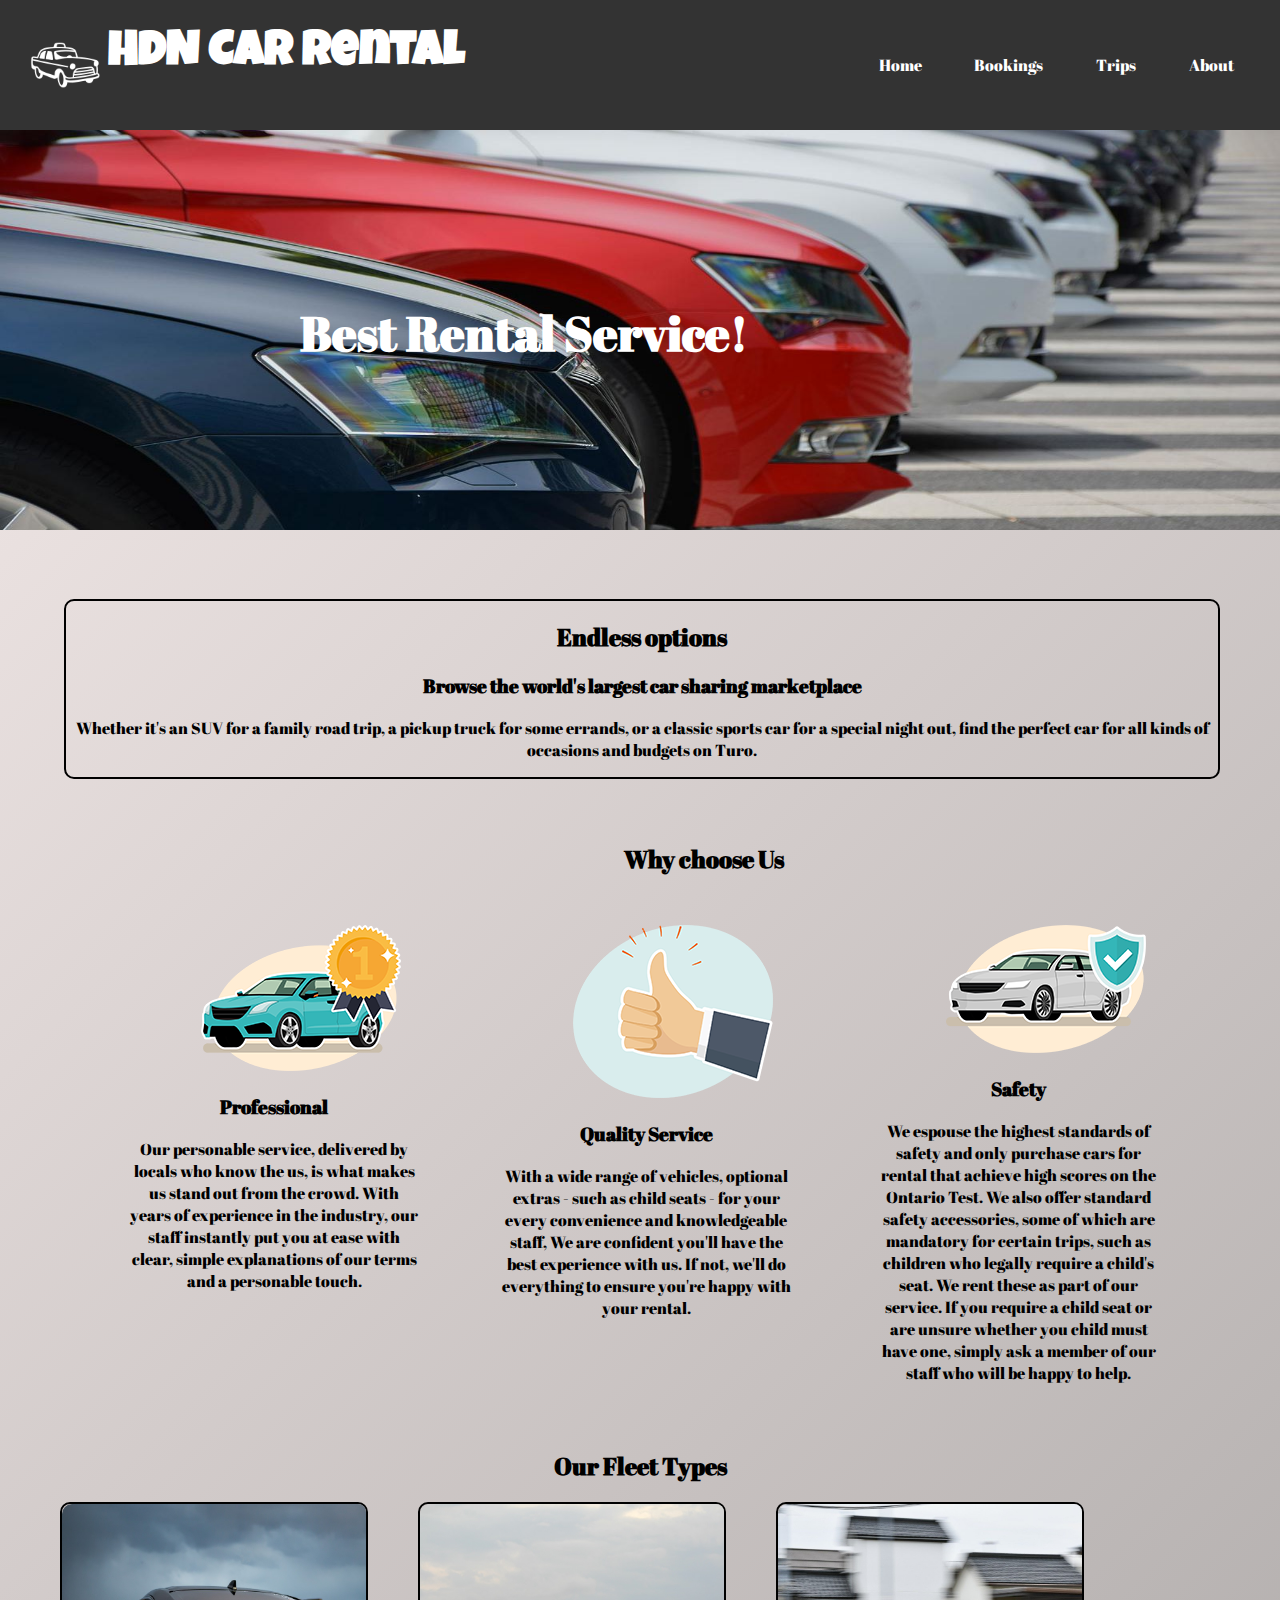
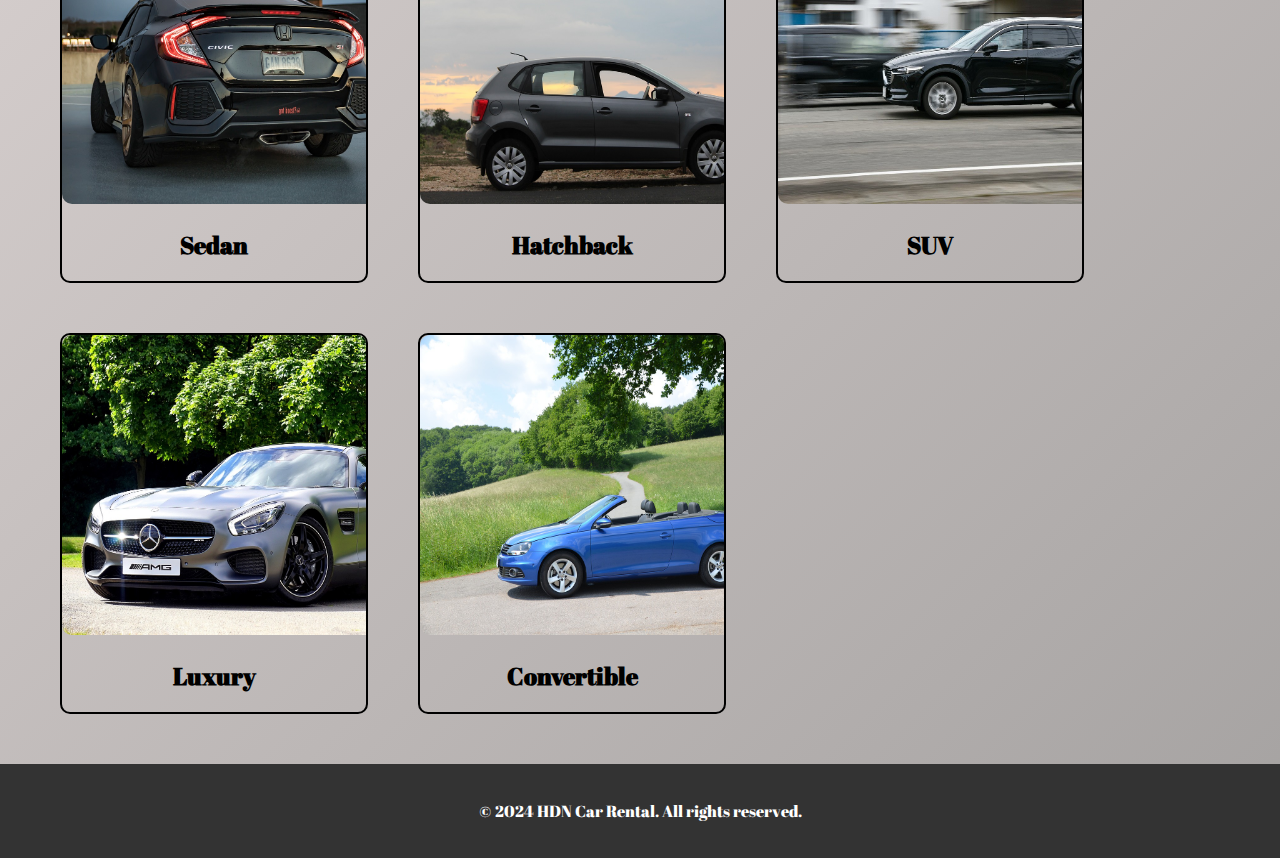
<file: index.html>
<!DOCTYPE html>
<html lang="en">

<head>
    <meta charset="UTF-8">
    <meta name="viewport" content="width=device-width, initial-scale=1.0">
    <title>Car Rental - Bookings</title>
    <link rel="stylesheet" href="./css/global.css">
    <link rel="stylesheet" href="./css/booking.css">
    <link rel="icon" type="image/icon" href="./images/flaticon.png">
</head>

<body>
    <header>
        <div class="header-div">
            <img src="./images/logo.png" class="logo" alt="car_logo">
            <h1>HDN Car Rental</h1>
        </div>
        <nav>
            <ul>
                <li><a href="index.html">Home</a></li>
                <li><a href="bookings.html">Bookings</a></li>
                <li><a href="trips.html">Trips</a></li>
                <li><a href="about.html">About</a></li>
            </ul>
        </nav>
    </header>

    <main>

        <div class="hero">
            <img src="./images/home_banner.jpg" alt="hero_image">
            <h1 id="indexBanner">Best Rental Service!</h1>
        </div>

        <div class="options">
            <h2>Endless options</h2>

            <h3>Browse the world's largest car sharing marketplace</h3>

            <p>Whether it's an SUV for a family road trip, a pickup truck for some errands, or a classic sports car for
                a special night out, find the perfect car for all kinds of occasions and budgets on Turo.</p>
        </div>

        <div class="whyUs">
            <h2>Why choose Us</h2>
            <div class="reasons">
                
                <div class="reasons-card">
                    <img src="./images/reason1.png" alt="">
                    <h3>Professional</h3>
                    <p>Our personable service, delivered by locals who know the us, is what makes us stand out
                        from the crowd. With years of experience in the industry, our staff instantly put you at ease with
                        clear, simple explanations of our terms and a personable touch.</p>
                </div>
                <div class="reasons-card">
                    <img src="./images/reason2.png" alt="">
                    <h3>Quality Service</h3>
                    <p>With a wide range of vehicles, optional extras - such as child seats - for your every convenience and
                        knowledgeable staff, We are confident you'll have the best experience with us. If
                        not, we'll do everything to ensure you're happy with your rental.</p>
                </div>
                <div class="reasons-card">
                    <img src="./images/reason3.png" alt="">
                    <h3>Safety</h3>
                    <p>We espouse the highest standards of safety and only purchase cars for rental
                        that achieve high scores on the Ontario Test. We also offer standard safety accessories, some of
                        which are mandatory for certain trips, such as children who legally require a child's seat. We rent
                        these as part of our service. If you require a child seat or are unsure whether you child must have
                        one, simply ask a member of our staff who will be happy to help.</p>
                </div>
            </div>
        </div>
        

        <h2>Our Fleet Types</h2>
        <div class="card-container">

            <div class="card">
                <img src="./images/sedan1.jpg" alt="Car_image_1">
                <img src="./images/sedan2.jpg" alt="Car_image_1">
                <h2>Sedan</h2>
            </div>
            <div class="card">
                <img src="./images/hatchback1.jpg" alt="Car_image_2">
                <img src="./images/hatchback2.jpg" alt="Car_image_2">
                <h2>Hatchback</h2>
            </div>
            <div class="card">
                <img src="./images/suv1.jpg" alt="Car_image_3">
                <img src="./images/suv2.jpg" alt="Car_image_3">
                <h2>SUV</h2>
            </div>
            <div class="card">
                <img src="./images/luxury1.jpg" alt="Car_image_4">
                <img src="./images/luxury2.jpg" alt="Car_image_4">
                <h2>Luxury</h2>
            </div>
            <div class="card">
                <img src="./images/convertible1.jpg" alt="Car_image_5">
                <img src="./images/convertible2.jpg" alt="Car_image_5">
                <h2>Convertible</h2>
            </div>
        </div>
        </div>

    </main>

    <footer>
        <p>&copy; 2024 HDN Car Rental. All rights reserved.</p>
    </footer>
</body>

</html>
</file>
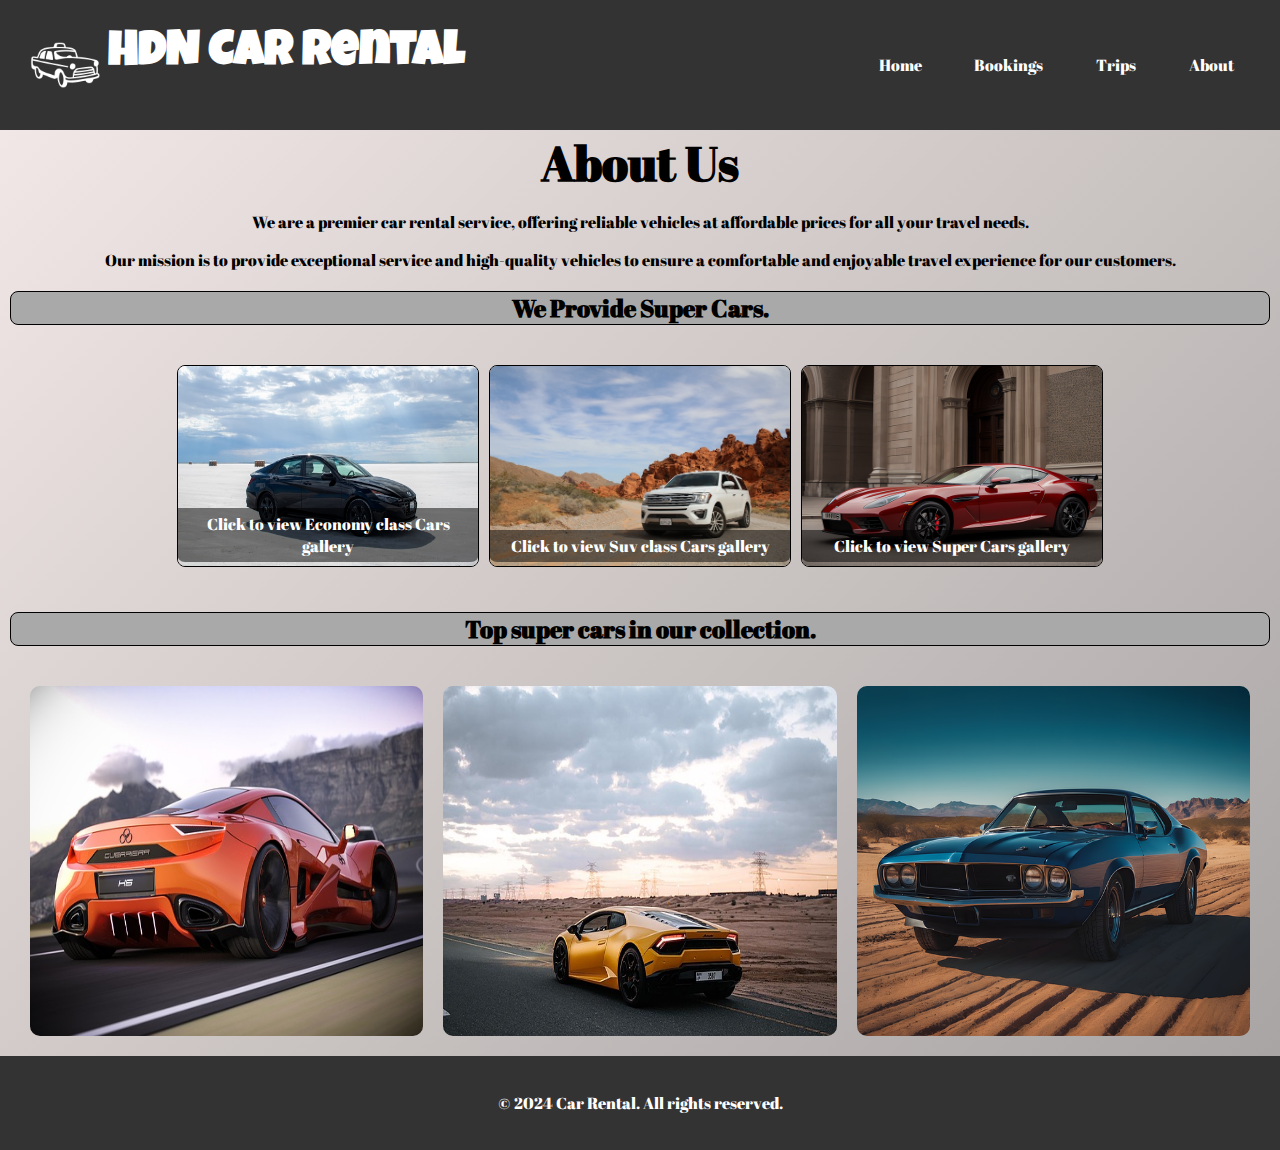
<file: about.html>
<!DOCTYPE html>
<html lang="en">
<head>
    <meta charset="UTF-8">
    <meta name="viewport" content="width=device-width, initial-scale=1.0">
    <title>Car Rental - About Us</title>
    <link rel="stylesheet" href="./css/global.css">
    <link rel="stylesheet" href="./css/about.css">
    <link rel="icon" type="image/icon" href="./images/flaticon.png">
</head>
<body>
    <header>
        <div class="header-div">
            <img class="logo" src="./images/logo.png" alt="car_logo">
            <h1>HDN Car Rental</h1>
        </div>
        <nav>
            <ul>
                <li><a href="index.html">Home</a></li>
                <li><a href="bookings.html">Bookings</a></li>
                <li><a href="trips.html">Trips</a></li>
                <li><a href="about.html">About</a></li>
            </ul>
        </nav>
    </header>

    <main>
        <section class="about">
            <h1>About Us</h1>
            <p>We are a premier car rental service, offering reliable vehicles at affordable prices for all your travel needs.</p>
            <p>Our mission is to provide exceptional service and high-quality vehicles to ensure a comfortable and enjoyable travel experience for our customers.</p>
        </section>

        <h2>We Provide Super Cars.</h2>
        
        <section class="thumbnail-gallery">
            <div class="thumbnail-item">
                <a href="#img1">
                    <img src="./images/elantrathumbnail.jpg" alt="Elantra Car" class="thumbnail-photo">
                    <div class="thumbnail-text">Click to view Economy class Cars gallery</div>
                </a>
            </div>

            <div class="thumbnail-item">
                <a href="#img2">
                    <img src="./images/suvthumbnail.jpg" alt="Ford Car" class="thumbnail-photo">
                    <div class="thumbnail-text">Click to view  Suv class Cars gallery</div>
                </a>
            </div>

            <div class="thumbnail-item">
                <a href="#img3">
                    <img src="./images/carsmall.png" alt="" class="thumbnail-photo">
                    <div class="thumbnail-text">Click to view  Super Cars gallery</div>
                </a>
            </div>
        </section>

        <!-- Hidden Image Economy class car Gallery (Initially Hidden) -->
        <section class="hidden-gallery" id="img1">
            <div class="lightbox-content">
                <img src="./images/hondacar.jpg" alt="Honda Civic Car">
                <div class="gallery-text">Honda Civic. <br>This is the top fasting renting car in our company.</div>
            </div>
            <div class="lightbox-content">
                <img src="./images/chevycar.jpg" alt="Chey Car">
                <div class="gallery-text">Chevrolet Malibu.<br> This is the 2nd highest booked car in our website.</div>
            </div>
            <div class="lightbox-content">
                <img src="./images/nissancar.jpg" alt="Nissan Car">
                <div class="gallery-text">Nissan Sunny. <br> This is top reliable car in our company.</div>
            </div>
            <div class="lightbox-content">
                <img src="./images/elantralarge.jpg" alt="Elantra Car">
                <div class="gallery-text">Hyundai Elantra.<br> This is also a top fasting renting car in our company.</div>
            </div>
            <a href="#" class="close-lightbox">&times; Close Gallery</a>
        </section>

        <section class="hidden-gallery" id="img2">
            <div class="lightbox-content">
                <img src="./images/kialarge.jpg" alt="Kia Car">
                <div class="gallery-text">Kia Seltos. <br>This is Affordable XUV car.</div>
            </div>
            <div class="lightbox-content">
                <img src="./images/fordlarge.jpg" alt="Ford Car">
                <div class="gallery-text">Ford Explorer. <br>This is Affordable XUV car.</div>
            </div>
            <div class="lightbox-content">
                <img src="./images/suvoriginal.jpg" alt="hyundai Car">
                <div class="gallery-text">Hyundai Creta. <br>This is Affordable XUV car.</div>
            </div>
            <div class="lightbox-content">
                <img src="./images/rangerovercar.jpg" alt="Range Rover Car">
                <div class="gallery-text">Range Rover. <br>This is premimum comfort XUV car.</div>
            </div>
            <a href="#" class="close-lightbox">&times; Close Gallery</a>
        </section>
        
        <section class="hidden-gallery" id="img3">
            <div class="lightbox-content">
                <img src="./images/carlarge.png" alt="Red Car">
                <div class="gallery-text">Super Car. <br>This is Premimum Super Car.</div>
            </div>
            <div class="lightbox-content">
                <img src="./images/ferraricar.jpg" alt="Blue Ferrari Car">
                <div class="gallery-text">Ferrari. <br>This is Premimum Super Car.</div>
            </div>
            <div class="lightbox-content">
                <img src="./images/dodgecar.jpg" alt="Dodge Car">
                <div class="gallery-text">Dodge Car.<br>This is Premimum Super Car.</div>
            </div>
            <div class="lightbox-content">
                <img src="./images/mustangcar.jpg" alt="Ford Mustang Car">
                <div class="gallery-text">Mustang. <br>This is Premimum Super Car.</div>
            </div>
            <a href="#" class="close-lightbox">&times; Close Gallery</a>
        </section>

        <h2>Top super cars in our collection.</h2>
        <section class="hover-text-gallery">
            <div class="hover-text-item">
                <img src="./images/orangecar.jpg" alt="Audi Car">
                <div class="hover-text">Audi</div>
            </div>
            <div class="hover-text-item">
                <img src="./images/yellowcar.jpg" alt="Lamborghini Car">
                <div class="hover-text">Lamborghini</div>
            </div>
            <div class="hover-text-item">
                <img src="./images/bluecar.png" alt="Convertible Sports">
                <div class="hover-text">Convertible Sports</div>
            </div>
        </section>

    </main>

    <footer>
        <p>&copy; 2024 Car Rental. All rights reserved.</p>
    </footer>
</body>
</html>
</file>
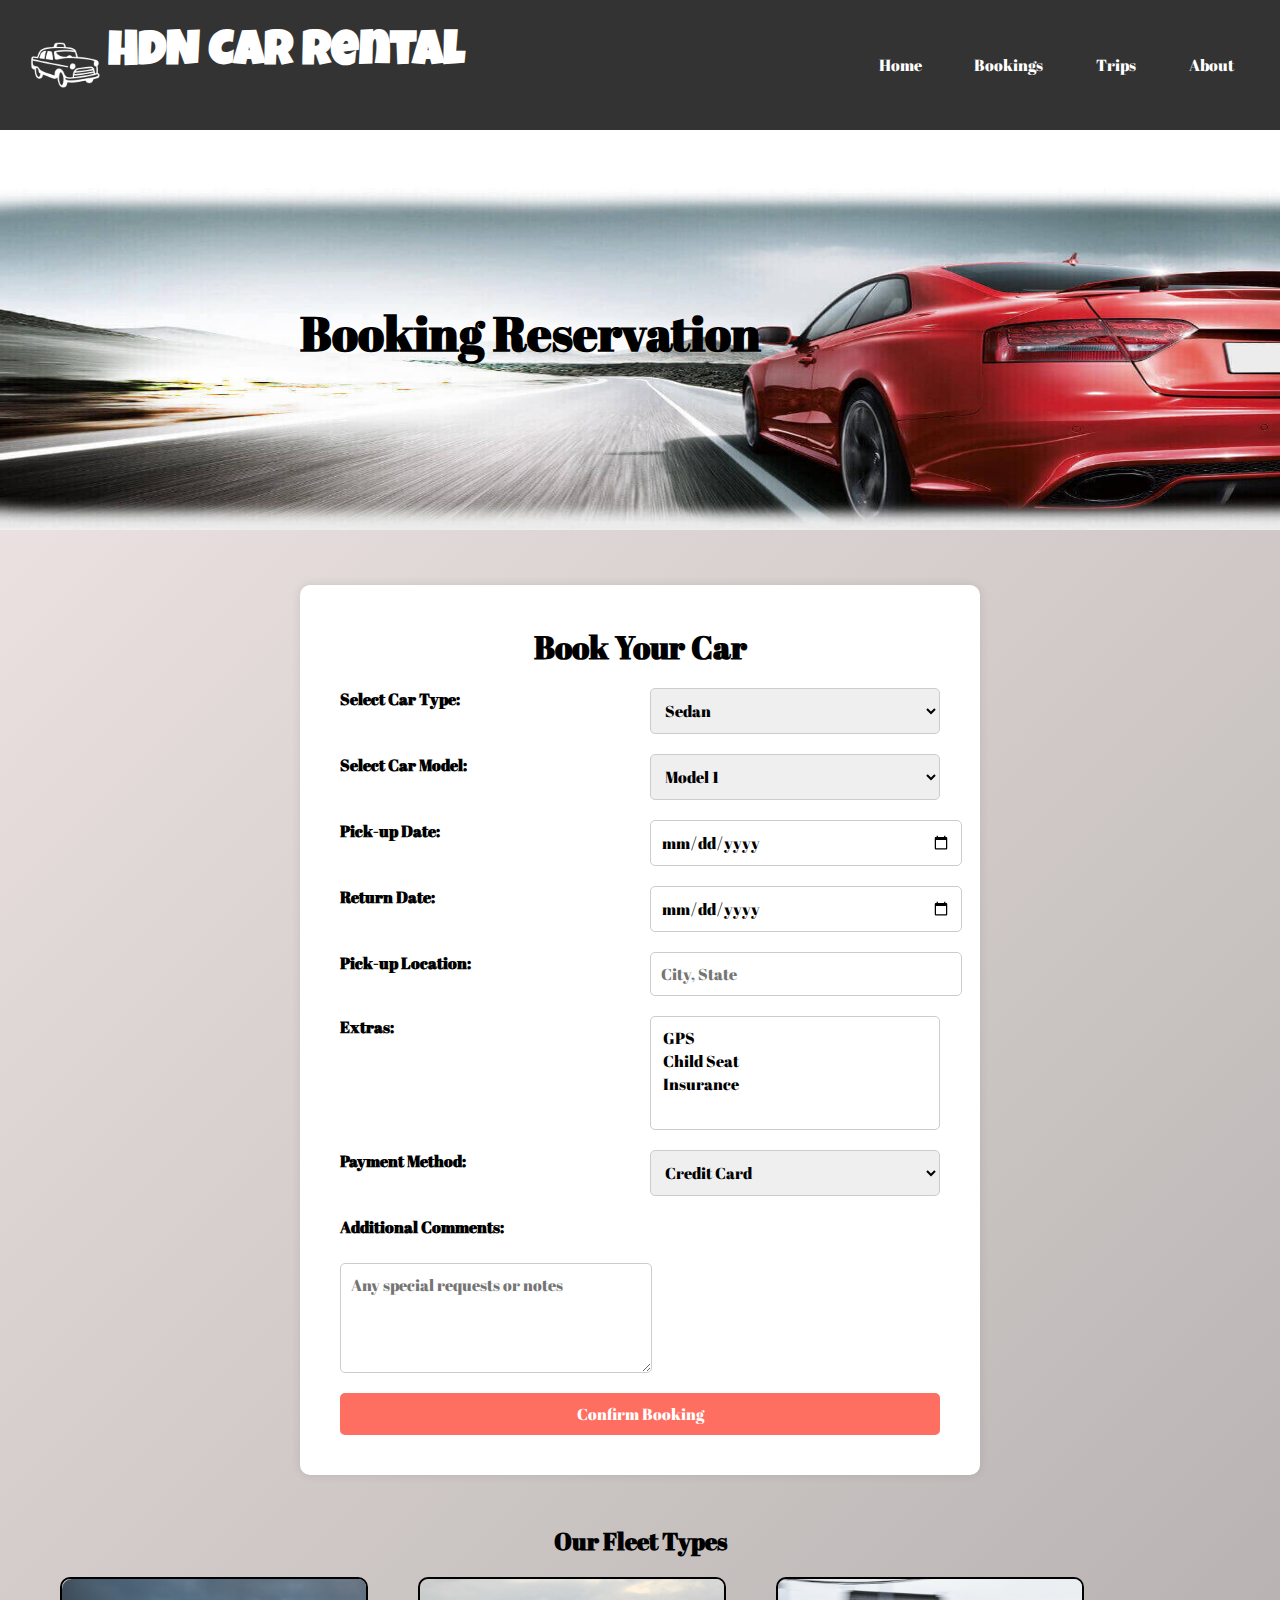
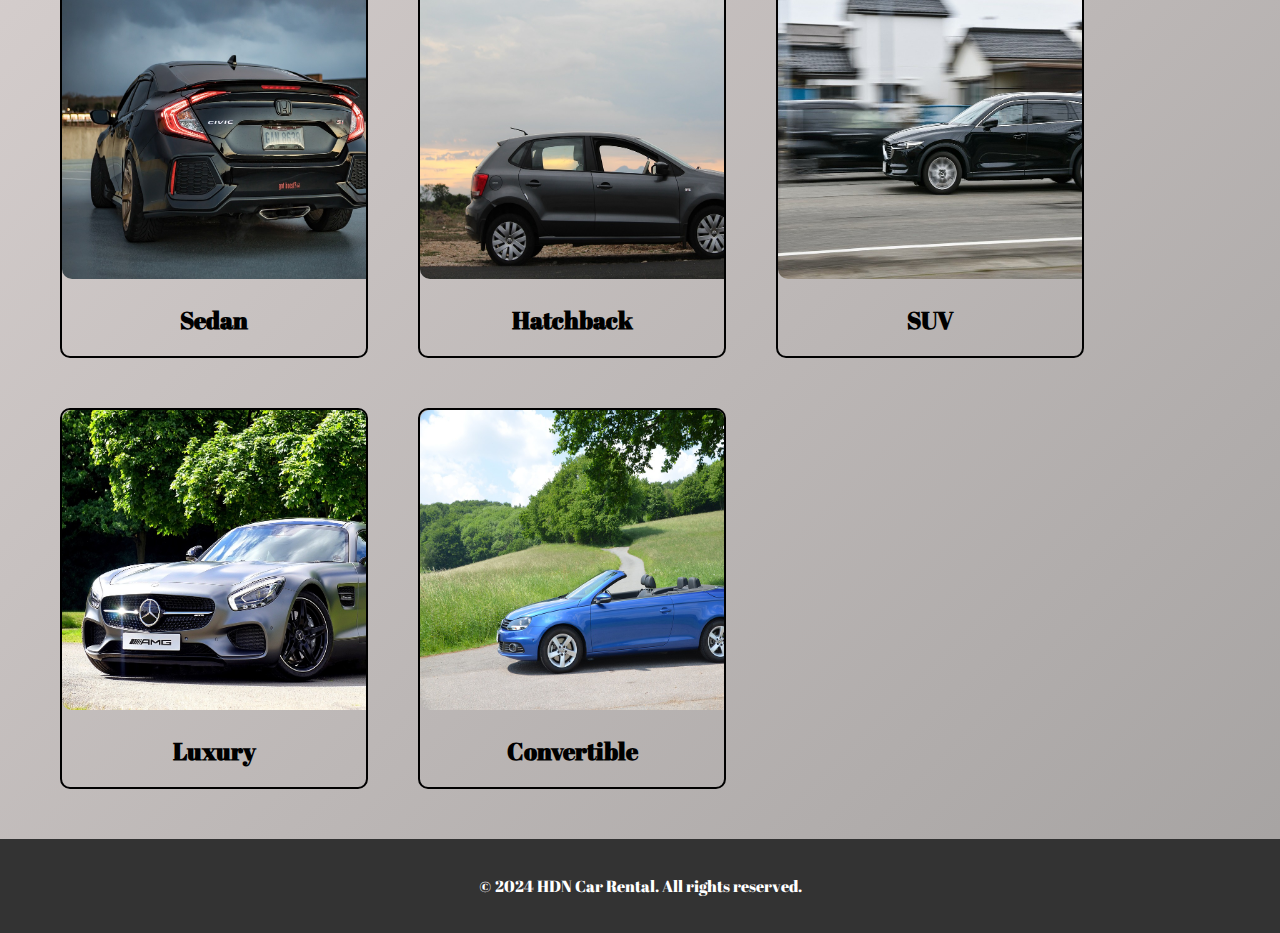
<file: bookings.html>
<!DOCTYPE html>
<html lang="en">
<head>
    <meta charset="UTF-8">
    <meta name="viewport" content="width=device-width, initial-scale=1.0">
    <title>Car Rental - Bookings</title>
    <link rel="stylesheet" href="./css/global.css">
    <link rel="stylesheet" href="./css/booking.css">
    <link rel="icon" type="image/icon" href="./images/flaticon.png">
</head>
<body>
    <header>
        <div class="header-div">
            <img src="./images/logo.png" class="logo" alt="car_logo">
            <h1>HDN Car Rental</h1>
        </div>
        <nav>
            <ul>
                <li><a href="index.html">Home</a></li>
                <li><a href="bookings.html">Bookings</a></li>
                <li><a href="trips.html">Trips</a></li>
                <li><a href="about.html">About</a></li>
            </ul>
        </nav>
    </header>

    <main>

        <div class="hero">
            <img src="./images/booking_hero.jpg" alt="hero_image">
            <h1>Booking Reservation</h1>
        </div>

        <section class="booking-form">
            <h1>Book Your Car</h1>
            <form action="bookings.html" method="POST">
                <label for="car-type">Select Car Type:</label>
                <select id="car-type" name="car-type">
                    <option value="sedan">Sedan</option>
                    <option value="suv">SUV</option>
                    <option value="hatchback">Hatchback</option>
                    <option value="convertible">Convertible</option>
                    <option value="luxury">Luxury</option>
                </select>

                <label for="car-model">Select Car Model:</label>
                <select id="car-model" name="car-model">
                    <option value="model1">Model 1</option>
                    <option value="model2">Model 2</option>
                    <option value="model3">Model 3</option>
                </select>

                <label for="pickup-date">Pick-up Date:</label>
                <input type="date" id="pickup-date" name="pickup-date" required>

                <label for="return-date">Return Date:</label>
                <input type="date" id="return-date" name="return-date" required>

                <label for="location">Pick-up Location:</label>
                <input type="text" id="location" name="location" placeholder="City, State" required>

                <label for="extras">Extras:</label>
                <select id="extras" name="extras" multiple>
                    <option value="gps">GPS</option>
                    <option value="child-seat">Child Seat</option>
                    <option value="insurance">Insurance</option>
                </select>

                <label for="payment-method">Payment Method:</label>
                <select id="payment-method" name="payment-method">
                    <option value="credit-card">Credit Card</option>
                    <option value="debit-card">Debit Card</option>
                    <option value="paypal">PayPal</option>
                </select>

                <label for="comments" class="full-width">Additional Comments:</label>
                <textarea id="comments" name="comments" rows="4" placeholder="Any special requests or notes"></textarea>

                <button type="submit" class="full-width">Confirm Booking</button>
            </form>
        </section>

        <h2>Our Fleet Types</h2>
        <div class="card-container">
            
            <div class="card">
                <img src="./images/sedan1.jpg" alt="Car_image_1">
                <img src="./images/sedan2.jpg" alt="Car_image_1">
                <h2>Sedan</h2>
            </div>
            <div class="card">
                <img src="./images/hatchback1.jpg" alt="Car_image_2">
                <img src="./images/hatchback2.jpg" alt="Car_image_2">
                <h2>Hatchback</h2>
            </div>
            <div class="card">
                <img src="./images/suv1.jpg" alt="Car_image_3">
                <img src="./images/suv2.jpg" alt="Car_image_3">
                <h2>SUV</h2>
            </div>
            <div class="card">
                <img src="./images/luxury1.jpg" alt="Car_image_4">
                <img src="./images/luxury2.jpg" alt="Car_image_4">
                <h2>Luxury</h2>
            </div>
            <div class="card">
                <img src="./images/convertible1.jpg" alt="Car_image_5">
                <img src="./images/convertible2.jpg" alt="Car_image_5">
                <h2>Convertible</h2>
            </div>
            </div>
        </div>

    </main>

    <footer>
        <p>&copy; 2024 HDN Car Rental. All rights reserved.</p>
    </footer>
</body>
</html>
</file>
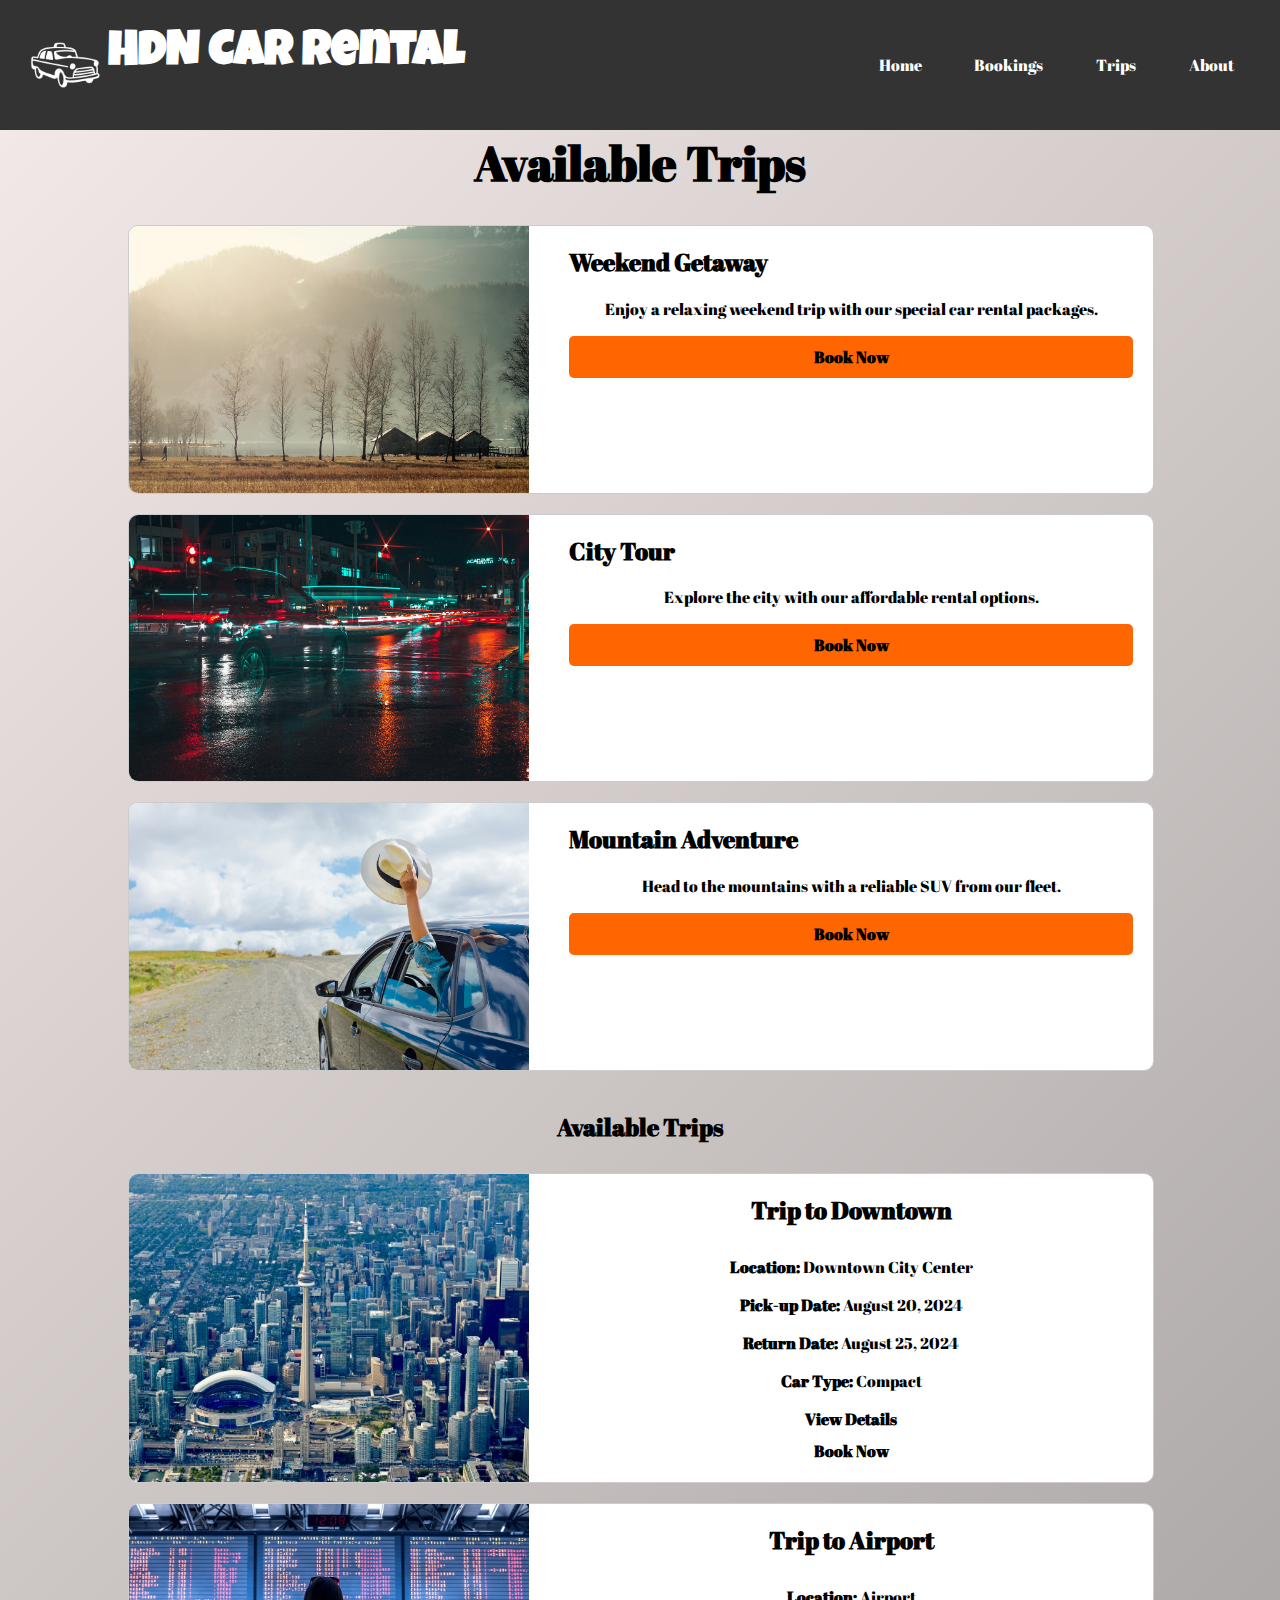
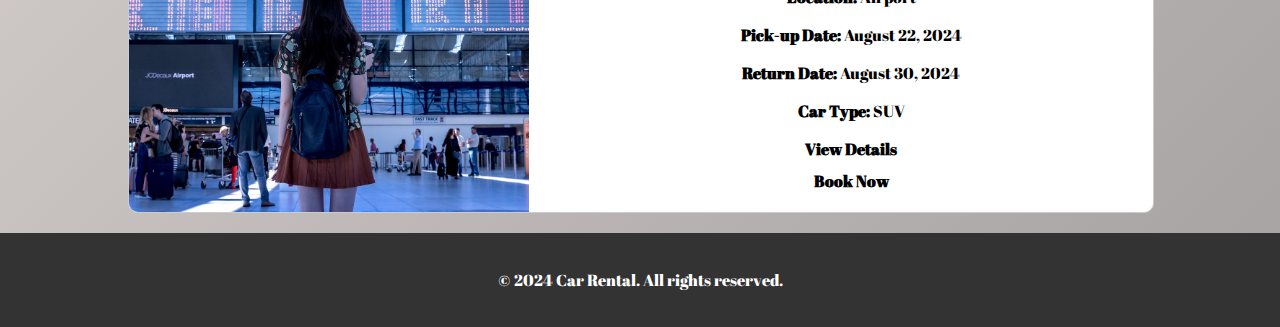
<file: trips.html>
<!DOCTYPE html>
<html lang="en">
<head>
    <meta charset="UTF-8">
    <meta name="viewport" content="width=device-width, initial-scale=1.0">
    <title>Car Rental - Trips</title>
    <link rel="stylesheet" href="./css/global.css">
    <link rel="stylesheet" href="./css/trip.css">
    <link rel="icon" type="image/icon" href="./images/flaticon.png">
</head>
<body>
    <header>
        <div class="header-div">
            <img class="logo" src="./images/logo.png" alt="logo">
            <h1>HDN Car Rental</h1>
        </div>
        <nav>
            <ul>
                <li><a href="index.html">Home</a></li>
                <li><a href="bookings.html">Bookings</a></li>
                <li><a href="trips.html">Trips</a></li>
                <li><a href="about.html">About</a></li>
            </ul>
        </nav>
    </header>

    <main>
        <section class="trips">
            <h1>Available Trips</h1>
            <article class="trip-item">
                <img src="./images/weekend.jpg" alt="Weekend Getaway">
                <div class="trip-details">
                    <h2>Weekend Getaway</h2>
                    <p>Enjoy a relaxing weekend trip with our special car rental packages.</p>
                    <a href="bookings.html" class="booking-button">Book Now</a>
                </div>
            </article>
            <article class="trip-item">
                <img src="./images/city.jpg" alt="City Tour">
                <div class="trip-details">
                    <h2>City Tour</h2>
                    <p>Explore the city with our affordable rental options.</p>
                    <a href="bookings.html" class="booking-button">Book Now</a>
                </div>
            </article>
            <article class="trip-item">
                <img src="./images/mountain.jpg" alt="Mountain Adventure">
                <div class="trip-details">
                    <h2>Mountain Adventure</h2>
                    <p>Head to the mountains with a reliable SUV from our fleet.</p>
                    <a href="bookings.html" class="booking-button">Book Now</a>
                </div>
            </article>
        </section>
        
        <section class="trip-list">
            <h2>Available Trips</h2>
            <div class="trip-item">
                <img src="./images/downtown.jpg" alt="Trip to Downtown">
                <div class="trip-details">
                    <h2>Trip to Downtown</h2>
                    <p><strong>Location:</strong> Downtown City Center</p>
                    <p><strong>Pick-up Date:</strong> August 20, 2024</p>
                    <p><strong>Return Date:</strong> August 25, 2024</p>
                    <p><strong>Car Type:</strong> Compact</p>
                    <a href="#">View Details</a>
                    <a href="bookings.html">Book Now</a>
                </div>
            </div>
            <div class="trip-item">
                <img src="./images/airport.jpg" alt="Trip to Airport">
                <div class="trip-details">
                    <h2>Trip to Airport</h2>
                    <p><strong>Location:</strong> Airport</p>
                    <p><strong>Pick-up Date:</strong> August 22, 2024</p>
                    <p><strong>Return Date:</strong> August 30, 2024</p>
                    <p><strong>Car Type:</strong> SUV</p>
                    <a href="#">View Details</a>
                    <a href="bookings.html">Book Now</a>
                </div>
            </div>
            <!-- Add more trip items here -->
        </section>
    </main>

    <footer>
        <p>&copy; 2024 Car Rental. All rights reserved.</p>
    </footer>
</body>
</html>
</file>
<file: css/global.css>
@import url('https://fonts.googleapis.com/css2?family=Lobster&family=Luckiest+Guy&display=swap');
@import url('https://fonts.googleapis.com/css2?family=Abril+Fatface&family=Lobster&family=Luckiest+Guy&display=swap'); 

*{
    font-family:  "Abril Fatface", Arial, sans-serif;
}

body{
    margin: 0;
    padding: 0;
    background: linear-gradient(135deg, #f5ebea, #a5a2a1);
}

header {
    background-color: #333;
    color: white;
    padding: 30px;
    display: flex;
    justify-content: space-between;
    align-items: center;
    top: 0;
    z-index: 1000;
}

.header-div {
    display: flex;
    width: 100%;
    position: relative;
}

.header-div h1{
    font-family: "Luckiest Guy";
}

.logo {
    width: 70px;
    height: 70px;
    margin-right: 1%;
}

h1 {
    font-size: 3rem;
    text-align: center;
    margin: 0;
    
}

nav ul {
    list-style: none;
    display: flex;
    gap: 1.3rem;
    margin: 0;
    
}

nav a {
    color: white;
    text-decoration: none;
    padding: 0.5rem 1rem;
    border-radius: 5px;
}

/* Hover and Active Effects */
nav a:hover {
    background-color: #555;
    font-size: larger;
}

nav a.active {
    background-color: #ff6f61;
}

/* index.html */

#indexBanner{
    color: #fff;
}

.options{
    width: 90%;
    border: 2px solid black;
    border-radius: 10px;
    margin-left: 5%;
    margin-top: 5%;
}

.options h3, p{
    text-align: center;
}

.whyUs{
    margin-left: 10%;
    margin-bottom: 50px;
    margin-top: 5%;
}

.whyUs h2{
    text-align: center;
}

.reasons{
    width: 90%;
    display: grid;
    grid-template-columns: 1fr 1fr 1fr;
    margin-top: 50px;
    grid-gap: 80px;    
}

.reasons-card{
    position: relative;
    overflow: hidden;
}

.reasons-card img{
    margin-left: 25%;
}

.reasons-card h3, p{
    text-align: center;
}

/* Footer */
footer {
    background-color: #333;
    color: white;
    text-align: center;
    padding: 20px;
    position: relative;
    bottom: 0;
  
}
/* Mobile and Tablet View */
@media (max-width: 768px) {
    body{
        width: 100%;
    }

    header {
        flex-direction: column;
        align-items: center;
        padding: 10px;
    }

    .header-div {
        flex-direction: column;
        align-items: center;
        width: 100%;
    }

    .logo {
        width: 60px;
        height: 60px;
        margin-bottom: 10px;
    }

    h1 {
        font-size: 2.5rem;
        margin: 10px 0;
        text-align: center;
    }

    nav {
        width: 100%;
        margin-top: 10px;
    }

    nav ul {
        flex-direction: row;
        margin-left: 150px;
        margin-top: 10px;
        margin-bottom: 10px;
        width: 100%;    
    }

    nav a {
        padding: 0.5rem 1rem;
        font-size: 1rem;
        width: 100%;
        text-align: center;
    }

    .reasons{
        display: block;
    }
}

/* Mobile View */
@media (max-width: 480px) {
    body{
        width: 100%;
    }

    header {
        padding: 15px;
    }

    .logo {
        width: 50px;
        height: 50px;
    }

    h1 {
        font-size: 2rem;
        margin: 10px 0;
    }

    nav ul {
        flex-direction: column;
        margin-left: 125px;
        margin-top: 10px;
        margin-bottom: 10px;
        width: 100%;    
    }

    nav a {
        padding: 0.4rem 0.8rem;
        font-size: 0.9rem;
    }

    .reasons{
        display: block;
    }

    footer {
        padding: 15px;
        font-size: 0.9rem;
    }
}
</file>
<file: css/booking.css>
body {
    background-color: #f4f4f4;
    font-family: Arial, sans-serif;
}

h2{
    text-align: center;
}

.hero img{
    width: 100%;
    height: 400px;
}

.hero h1{
    position: absolute;
    left: 300px;
    top: 300px;
}

.booking-form {
    max-width: 600px;
    margin: 50px auto;
    padding: 40px;
    background-color: #fff;
    border-radius: 10px;
    box-shadow: 0 0 10px rgba(0, 0, 0, 0.1);
}

.booking-form h1 {
    text-align: center;
    margin-bottom: 20px;
    font-size: 2rem;
}

.booking-form form {
    display: grid;
    grid-template-columns: 1fr 1fr;
    gap: 20px;
}

.booking-form label {
    font-weight: bold;
    margin-bottom: 5px;
    display: block;
}

.booking-form input,
.booking-form select,
.booking-form textarea {
    width: 100%;
    padding: 10px;
    border: 1px solid #ccc;
    border-radius: 5px;
    font-size: 1rem;
}

.booking-form .full-width {
    grid-column: span 2;
}

.booking-form button {
    background-color: #ff6f61;
    color: white;
    padding: 10px;
    border: none;
    border-radius: 5px;
    font-size: 1rem;
    cursor: pointer;
    transition: background-color 0.3s ease;
}

.booking-form button:hover {
    background-color: #e55b50;
}

.card-container{
    width: 80%;
    display: grid;
    grid-template-columns: 1fr 1fr 1fr;
    margin-left: 60px;
    margin-bottom: 50px;
    grid-gap: 50px;
}

.card{
    position: relative;
    overflow: hidden;
    border: 2px solid black;
    border-radius: 10px;    
    cursor: pointer;
}

.card img{
    width: 400px;
    height: 300px;
    border-radius: 10px;
    transition: opacity 0.3s ease-in-out;
}

.card:hover img:first-of-type {
    opacity: 0;
}

.card:hover img:last-of-type {
    opacity: 1;
}

.card img:last-of-type {
    position: absolute;
    top: 0;
    left: 0;
    opacity: 0;
    transition: opacity 0.3s ease-in-out;
    width: 400px;
    height: 300px;
    border-radius: 10px;
}

.card h2{
    text-align: center;
}

@media (max-width: 768px) {

    .hero img{
        width: 100%;
    }
    .hero h1{
        width: 200px;
        position: absolute;
        left: 50px;
        top: 400px;
    }
    .booking-form{
        margin: 10px;
    }
    .booking-form form {
        display: block;
    }

    .booking-form textarea{
        width: 15rem;
    }

    .booking-form button {
        grid-column: span 1;
    }

    button{
        display: block;
        margin-left: 35%;
    }

    .card-container{
        display: block;
        margin-left: 25px;
    }

    .card{
        width: 400px;
        margin-left: 100px;
        margin-bottom: 15px;
    }
}


/* Mobile View */
@media (max-width: 480px) {

    .card{
        width: 100%;
        margin-left: 0px;
    }

}
</file>
<file: css/about.css>
body {
    background: linear-gradient(135deg, #f5ebea, #a5a2a1);
}
main{
    padding-left:10px;
    padding-right:10px;
}

.thumbnail-gallery {
    display: flex;
    justify-content: center;
    padding: 20px;
    gap: 10px;
   
}

.thumbnail-item {
    position: relative;
}

.thumbnail-photo {
    width: 300px;
    height: 200px;
    cursor: pointer;
    border-radius: 8px;
    border: 1px solid black;
}

.thumbnail-text {
    position: absolute;
    bottom: 10px;
    left: 0;
    right: 0;
    background: rgba(0, 0, 0, 0.5);
    color: white;
    padding: 5px;
    text-align: center;
    border-radius: 0 0 8px 8px;
    font-size: 1rem;
}

.hidden-gallery {
    display: none;
    text-align: center;
    padding: 20px;
    background-color: rgba(119, 115, 115, 0.5);
}

.hidden-gallery:target {
    display: block;
}

.hidden-gallery .lightbox-content {
    position: relative;
    margin-bottom: 20px;
}

.hidden-gallery img {
    max-width: 80%;
    max-height: 80%;
    margin-top: 20px;
    border-radius: 8px;
}

.gallery-text {
    position: absolute;
    top: 50%;
    left: 50%;
    transform: translate(-50%, -50%);
    color: white;
    font-size: 1.5rem;
    background-color: rgba(0, 0, 0, 0.7);
    padding: 10px 20px;
    border-radius: 8px;
    font-style: italic;
    font-weight: 900;
}

.close-lightbox {
    display: block;
    color: white;
    font-size: 1.2rem;
    margin-top: 20px;
    text-decoration: none;
    background-color: rgba(255, 0, 0, 0.7);
    padding: 10px 20px;
    border-radius: 8px;
}

.gallery-text {
    color: white;
    font-size: 1.2rem;
    margin-top: 10px;
}

.close-lightbox {
    display: block;
    color: white;
    font-size: 1.2rem;
    margin-top: 20px;
    text-decoration: none;
    background-color: rgba(255, 0, 0, 0.7);
    padding: 10px 20px;
    border-radius: 8px;
}

.hover-text-gallery {
    display: flex;
    gap: 20px;
    justify-content: center;
    padding: 20px;
}

.hover-text-item {
    position: relative;
    width: 400px;
    height: 350px;
    overflow: hidden;
    border-radius: 10px;
}

.hover-text-item img {
    width: 100%;
    height: 100%;
    transition: transform 0.2s ease;
}

.hover-text-item:hover img {
    transform: scale(1.1);
}

.hover-text {
    position: absolute;
    bottom: 0;
    background: rgba(0, 0, 0, 0.7);
    color: white;
    width: 100%;
    text-align: center;
    padding: 10px;
    font-size: 1.2rem;
    transition: transform 0.3s ease, opacity 0.3s ease;
    opacity: 0;
}

.hover-text-item:hover .hover-text {
    opacity: 1;
    transform: translateY(0);
}

h2 {
    text-align: center;
    border: 1px solid black;
    background-color: darkgray;
    border-radius: 8px;
}
#economy{
    display: none;
}

/* Tablet View */
@media (max-width: 768px) {

    .thumbnail-item{
        width: 250px;
    }
    .thumbnail-gallery,
    .hover-text-gallery {
        flex-direction: column;
        align-items: center;
        gap: 15px;
    }

    .thumbnail-photo,
    .hover-text-item {
        width: 100%;
        max-width: 500px;
    }

    .hover-text-item {
        height: auto;
    }

    .hidden-gallery img {
        max-width: 90%;
    }

    .lightbox-content {
        margin-bottom: 15px;
    }
}

/* Mobile View */
@media (max-width: 480px) {
    .thumbnail-photo,
    .hover-text-item {
        width: 100%;
        max-width: 300px;
    }

    .thumbnail-text,
    .gallery-text,
    .hover-text {
        font-size: 1rem;
    }

    h2 {
        font-size: 1.2rem;
        padding: 10px;
    }

    .lightbox-content {
        margin-bottom: 10px;
    }

    .hidden-gallery img {
        max-width: 95%;
    }
}
</file>
<file: css/trip.css>
.trips h1 {
    text-align: center;
    margin-bottom: 30px;
}

.trip-item {
    display: flex;
    margin-bottom: 20px;
    border: 1px solid #ccc;
    border-radius: 10px;
    overflow: hidden;
    background-color: #fff;
}

.trip-item img {
    width: 40%;
    height: auto;
    object-fit: cover;
}

.trip-details {
    padding: 20px;
    width: 60%;
    box-sizing: border-box;
}

.trip-details h2 {
    margin-top: 0;
}

.booking-button {
    display: inline-block;
    margin-top: 10px;
    padding: 10px 20px;
    background-color: #ff6600;
    color: #fff;
    text-decoration: none;
    border-radius: 5px;
}

.booking-button:hover {
    background-color: #e65c00;
}

.trip-list {
    margin-top: 40px;
}

.trip-list img{
    width: 400px;
}

.trip-list h2 {
    text-align: center;
    margin-bottom: 30px;
}

.trip-item{
    width: 80%;
    margin-left: 10%;
}

.trip-item img {
    float: left;
    width: 400px;
    height: auto;
    margin-right: 20px;
}

.trip-details h2 {
    margin-top: 0;
}

.trip-details a {
    display: block;
    margin-top: 10px;
    color: #000;
    text-align: center;
    text-decoration: none;
    font-weight: bold;
}

.trip-details a:hover {
    text-decoration: underline;
}

@media screen and (max-width: 768px) {

    .trip-item img, .trip-list img{
        width: 250px;
    }


}

@media screen and (max-width: 480px) {

    .trip-item{
        display: block;
        width: 300px;
    }

    .trip-details{
        width: 300px;
    }

    .trip-item img, .trip-list img{
        width: 300px;
    }


}
</file>
